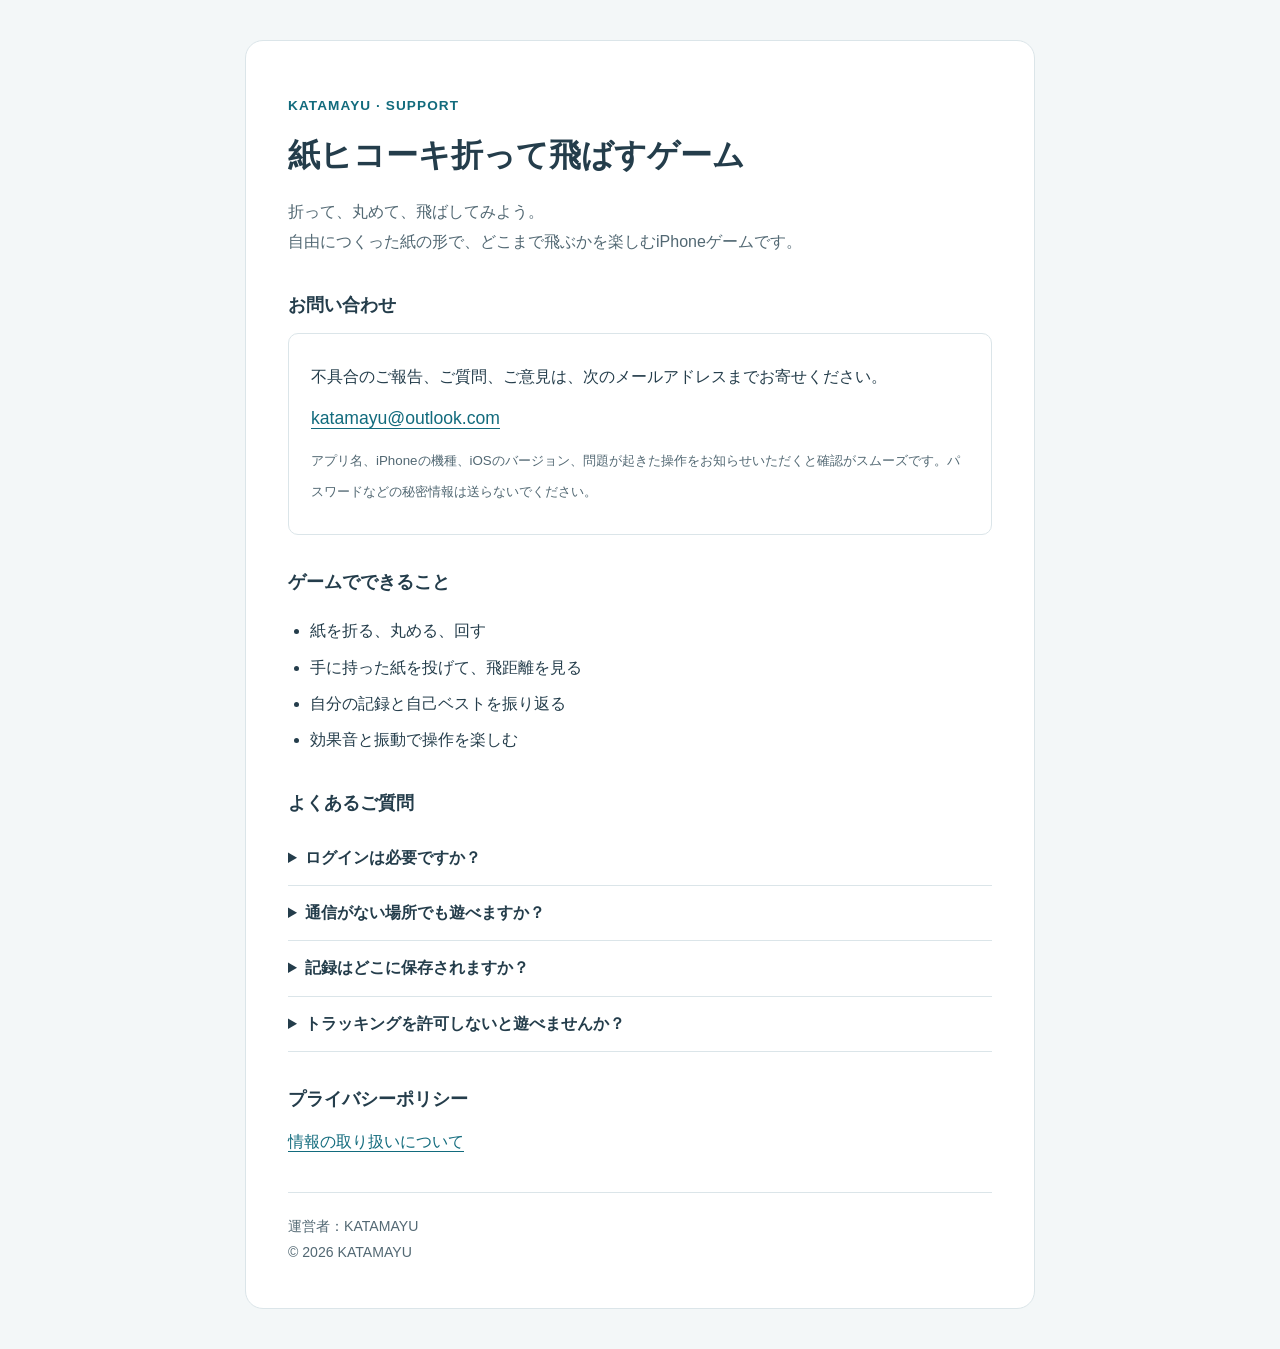
<file: index.html>
<!doctype html>
<html lang="ja">
<head>
  <meta charset="utf-8">
  <meta name="viewport" content="width=device-width, initial-scale=1">
  <meta name="description" content="紙ヒコーキ折って飛ばすゲームのお問い合わせと使い方。KATAMAYUのサポートページです。">
  <title>紙ヒコーキ折って飛ばすゲーム｜サポート</title>
  <link rel="stylesheet" href="styles.css">
</head>
<body>
<main>
  <p class="eyebrow">KATAMAYU · SUPPORT</p>
  <h1>紙ヒコーキ折って飛ばすゲーム</h1>
  <p class="lead">折って、丸めて、飛ばしてみよう。<br>自由につくった紙の形で、どこまで飛ぶかを楽しむiPhoneゲームです。</p>
  <section aria-labelledby="contact-title">
    <h2 id="contact-title">お問い合わせ</h2>
    <div class="contact">
      <p>不具合のご報告、ご質問、ご意見は、次のメールアドレスまでお寄せください。</p>
      <a href="mailto:katamayu@outlook.com?subject=紙ヒコーキ折って飛ばすゲームのお問い合わせ">katamayu@outlook.com</a>
      <p><small>アプリ名、iPhoneの機種、iOSのバージョン、問題が起きた操作をお知らせいただくと確認がスムーズです。パスワードなどの秘密情報は送らないでください。</small></p>
    </div>
  </section>
  <section aria-labelledby="features-title">
    <h2 id="features-title">ゲームでできること</h2>
    <ul>
      <li>紙を折る、丸める、回す</li>
      <li>手に持った紙を投げて、飛距離を見る</li>
      <li>自分の記録と自己ベストを振り返る</li>
      <li>効果音と振動で操作を楽しむ</li>
    </ul>
  </section>
  <section aria-labelledby="faq-title">
    <h2 id="faq-title">よくあるご質問</h2>
    <details><summary>ログインは必要ですか？</summary><p>アカウント登録やログインは必要ありません。</p></details>
    <details><summary>通信がない場所でも遊べますか？</summary><p>ゲームの操作や記録の保存は通信なしでも利用できます。広告の読み込みには通信が必要です。</p></details>
    <details><summary>記録はどこに保存されますか？</summary><p>ゲームの記録や設定は利用中の端末内に保存されます。アプリ独自のサーバーへの送信や、アプリ内のクラウド同期は行いません。</p></details>
    <details><summary>トラッキングを許可しないと遊べませんか？</summary><p>許可しなくてもゲームを遊べます。広告やプライバシーの詳細は、プライバシーポリシーをご覧ください。</p></details>
  </section>
  <section aria-labelledby="privacy-title">
    <h2 id="privacy-title">プライバシーポリシー</h2>
    <p><a href="privacy.html">情報の取り扱いについて</a></p>
  </section>
  <footer>運営者：KATAMAYU<br>© 2026 KATAMAYU</footer>
</main>
</body>
</html>
</file>
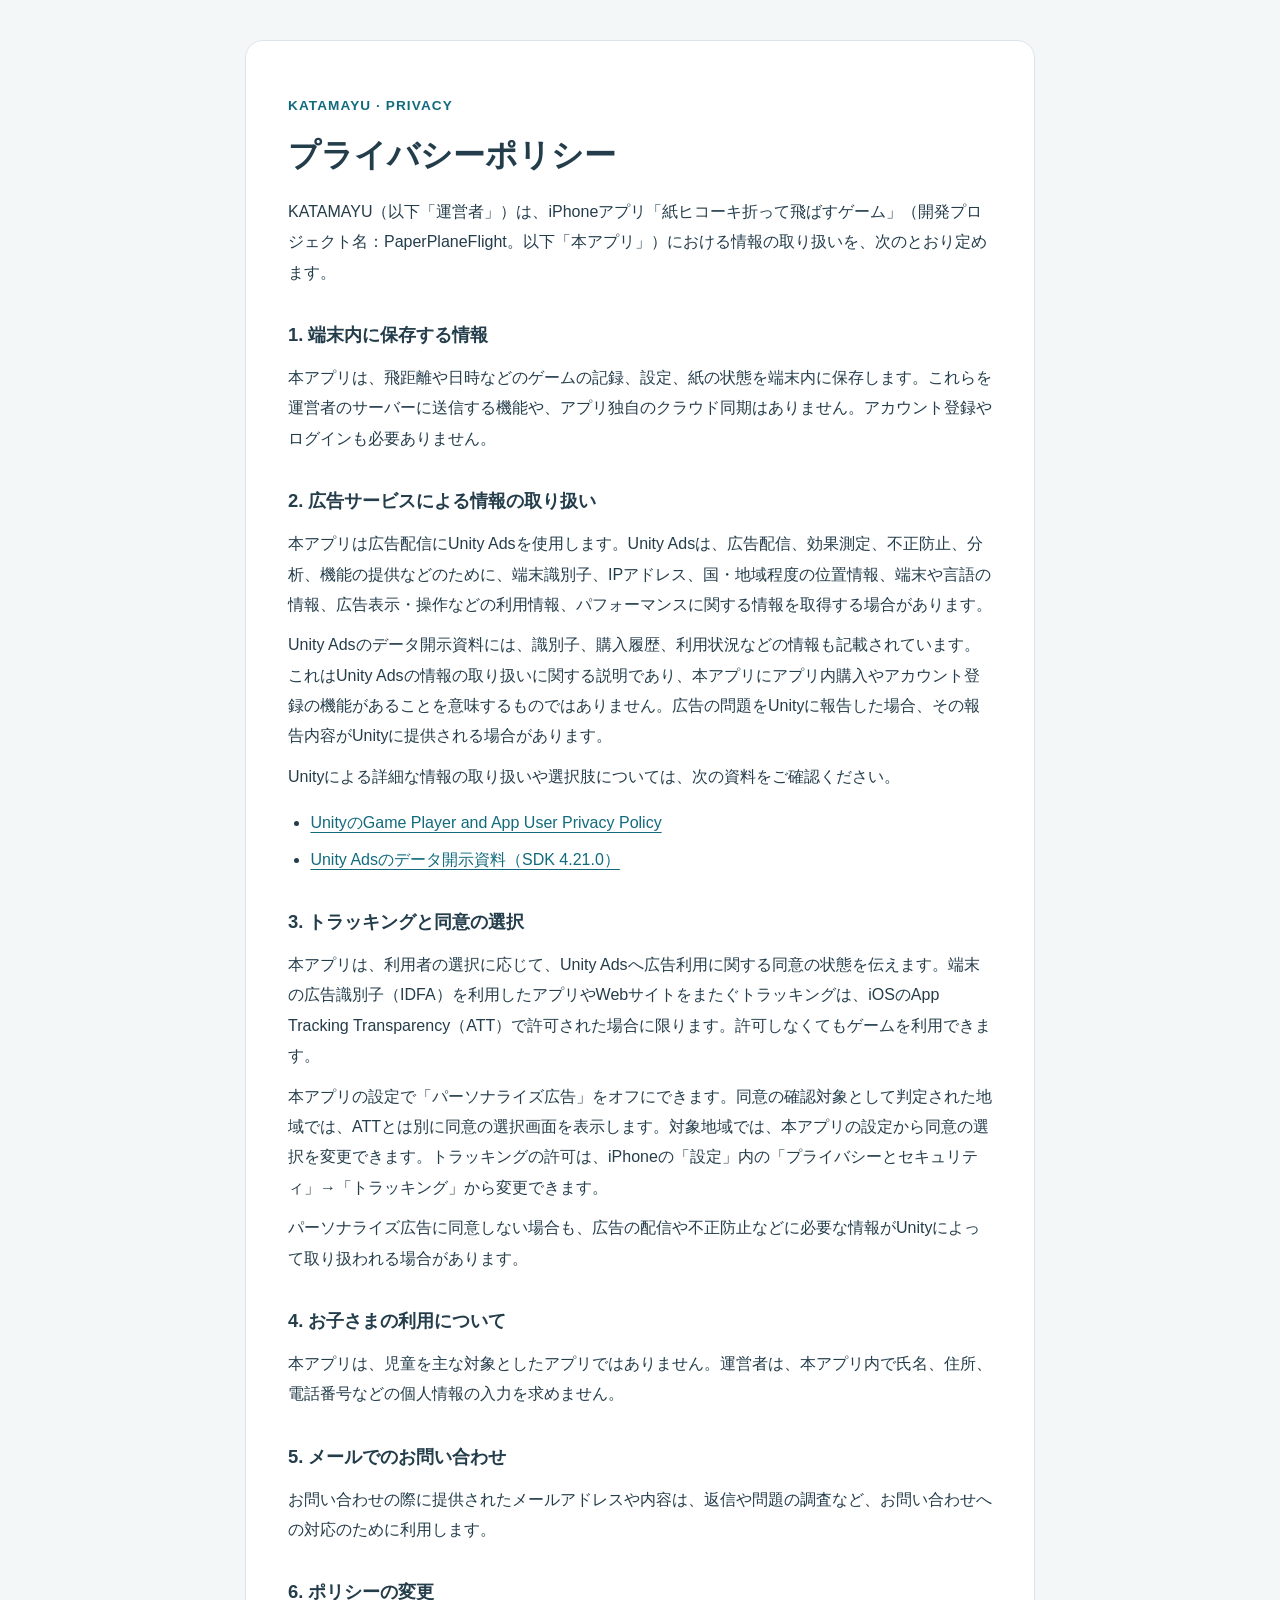
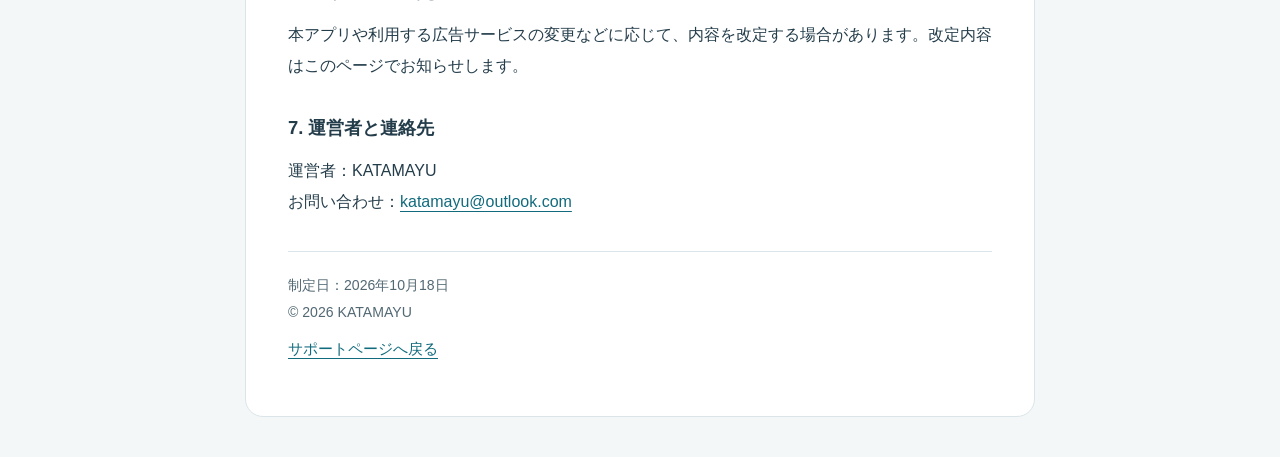
<file: privacy.html>
<!doctype html>
<html lang="ja">
<head>
  <meta charset="utf-8">
  <meta name="viewport" content="width=device-width, initial-scale=1">
  <meta name="description" content="紙ヒコーキ折って飛ばすゲームのプライバシーポリシー。端末内の記録、Unity Ads、同意の選択、お問い合わせについて。">
  <title>プライバシーポリシー｜紙ヒコーキ折って飛ばすゲーム</title>
  <link rel="stylesheet" href="styles.css">
</head>
<body>
<main>
  <p class="eyebrow">KATAMAYU · PRIVACY</p>
  <h1>プライバシーポリシー</h1>
  <p>KATAMAYU（以下「運営者」）は、iPhoneアプリ「紙ヒコーキ折って飛ばすゲーム」（開発プロジェクト名：PaperPlaneFlight。以下「本アプリ」）における情報の取り扱いを、次のとおり定めます。</p>
  <h2>1. 端末内に保存する情報</h2>
  <p>本アプリは、飛距離や日時などのゲームの記録、設定、紙の状態を端末内に保存します。これらを運営者のサーバーに送信する機能や、アプリ独自のクラウド同期はありません。アカウント登録やログインも必要ありません。</p>
  <h2>2. 広告サービスによる情報の取り扱い</h2>
  <p>本アプリは広告配信にUnity Adsを使用します。Unity Adsは、広告配信、効果測定、不正防止、分析、機能の提供などのために、端末識別子、IPアドレス、国・地域程度の位置情報、端末や言語の情報、広告表示・操作などの利用情報、パフォーマンスに関する情報を取得する場合があります。</p>
  <p>Unity Adsのデータ開示資料には、識別子、購入履歴、利用状況などの情報も記載されています。これはUnity Adsの情報の取り扱いに関する説明であり、本アプリにアプリ内購入やアカウント登録の機能があることを意味するものではありません。広告の問題をUnityに報告した場合、その報告内容がUnityに提供される場合があります。</p>
  <p>Unityによる詳細な情報の取り扱いや選択肢については、次の資料をご確認ください。</p>
  <ul>
    <li><a href="https://unity.com/legal/game-player-and-app-user-privacy-policy">UnityのGame Player and App User Privacy Policy</a></li>
    <li><a href="https://docs.unity.com/en-us/ads-ios/4.21.0/privacy/developer-consent/disclosures/apple-privacy-survey">Unity Adsのデータ開示資料（SDK 4.21.0）</a></li>
  </ul>
  <h2>3. トラッキングと同意の選択</h2>
  <p>本アプリは、利用者の選択に応じて、Unity Adsへ広告利用に関する同意の状態を伝えます。端末の広告識別子（IDFA）を利用したアプリやWebサイトをまたぐトラッキングは、iOSのApp Tracking Transparency（ATT）で許可された場合に限ります。許可しなくてもゲームを利用できます。</p>
  <p>本アプリの設定で「パーソナライズ広告」をオフにできます。同意の確認対象として判定された地域では、ATTとは別に同意の選択画面を表示します。対象地域では、本アプリの設定から同意の選択を変更できます。トラッキングの許可は、iPhoneの「設定」内の「プライバシーとセキュリティ」→「トラッキング」から変更できます。</p>
  <p>パーソナライズ広告に同意しない場合も、広告の配信や不正防止などに必要な情報がUnityによって取り扱われる場合があります。</p>
  <h2>4. お子さまの利用について</h2>
  <p>本アプリは、児童を主な対象としたアプリではありません。運営者は、本アプリ内で氏名、住所、電話番号などの個人情報の入力を求めません。</p>
  <h2>5. メールでのお問い合わせ</h2>
  <p>お問い合わせの際に提供されたメールアドレスや内容は、返信や問題の調査など、お問い合わせへの対応のために利用します。</p>
  <h2>6. ポリシーの変更</h2>
  <p>本アプリや利用する広告サービスの変更などに応じて、内容を改定する場合があります。改定内容はこのページでお知らせします。</p>
  <h2>7. 運営者と連絡先</h2>
  <p>運営者：KATAMAYU<br>お問い合わせ：<a href="mailto:katamayu@outlook.com">katamayu@outlook.com</a></p>
  <footer>制定日：2026年10月18日<br>© 2026 KATAMAYU</footer>
  <p class="back"><a href="index.html">サポートページへ戻る</a></p>
</main>
</body>
</html>
</file>
<file: styles.css>
:root{color-scheme:light;--ink:#243d4b;--muted:#526873;--line:#dbe5e9;--accent:#126b7d;--paper:#fff;--bg:#f3f7f8}
*{box-sizing:border-box}body{margin:0;background:var(--bg);color:var(--ink);font:16px/1.9 -apple-system,BlinkMacSystemFont,"Hiragino Kaku Gothic ProN","Yu Gothic",sans-serif}main{max-width:790px;margin:40px auto;padding:42px;background:var(--paper);border:1px solid var(--line);border-radius:18px}h1{font-size:clamp(1.5rem,4vw,2rem);line-height:1.5;margin:12px 0 18px}h2{font-size:1.15rem;margin:30px 0 10px}p{margin:10px 0}a{color:var(--accent);text-underline-offset:4px;overflow-wrap:anywhere}a:focus-visible{outline:3px solid #e4aa29;outline-offset:4px}ul{padding-left:1.4em}li{margin:6px 0}.eyebrow{color:var(--accent);font-weight:700;font-size:.85rem;letter-spacing:.08em}.notice{background:#fff5d9;border-left:4px solid #d5a52c;padding:9px 15px;font-size:.88rem}.lead{color:var(--muted)}.contact{padding:18px 22px;border:1px solid var(--line);border-radius:10px}.contact a{font-size:1.1rem}footer{border-top:1px solid var(--line);margin-top:34px;padding-top:20px;color:var(--muted);font-size:.88rem}.back{font-size:.95rem}details{border-bottom:1px solid var(--line);padding:12px 0}summary{cursor:pointer;font-weight:600}small{color:var(--muted)}@media(max-width:600px){main{margin:16px 12px;padding:25px 21px;border-radius:12px}body{font-size:15px}}
</file>
